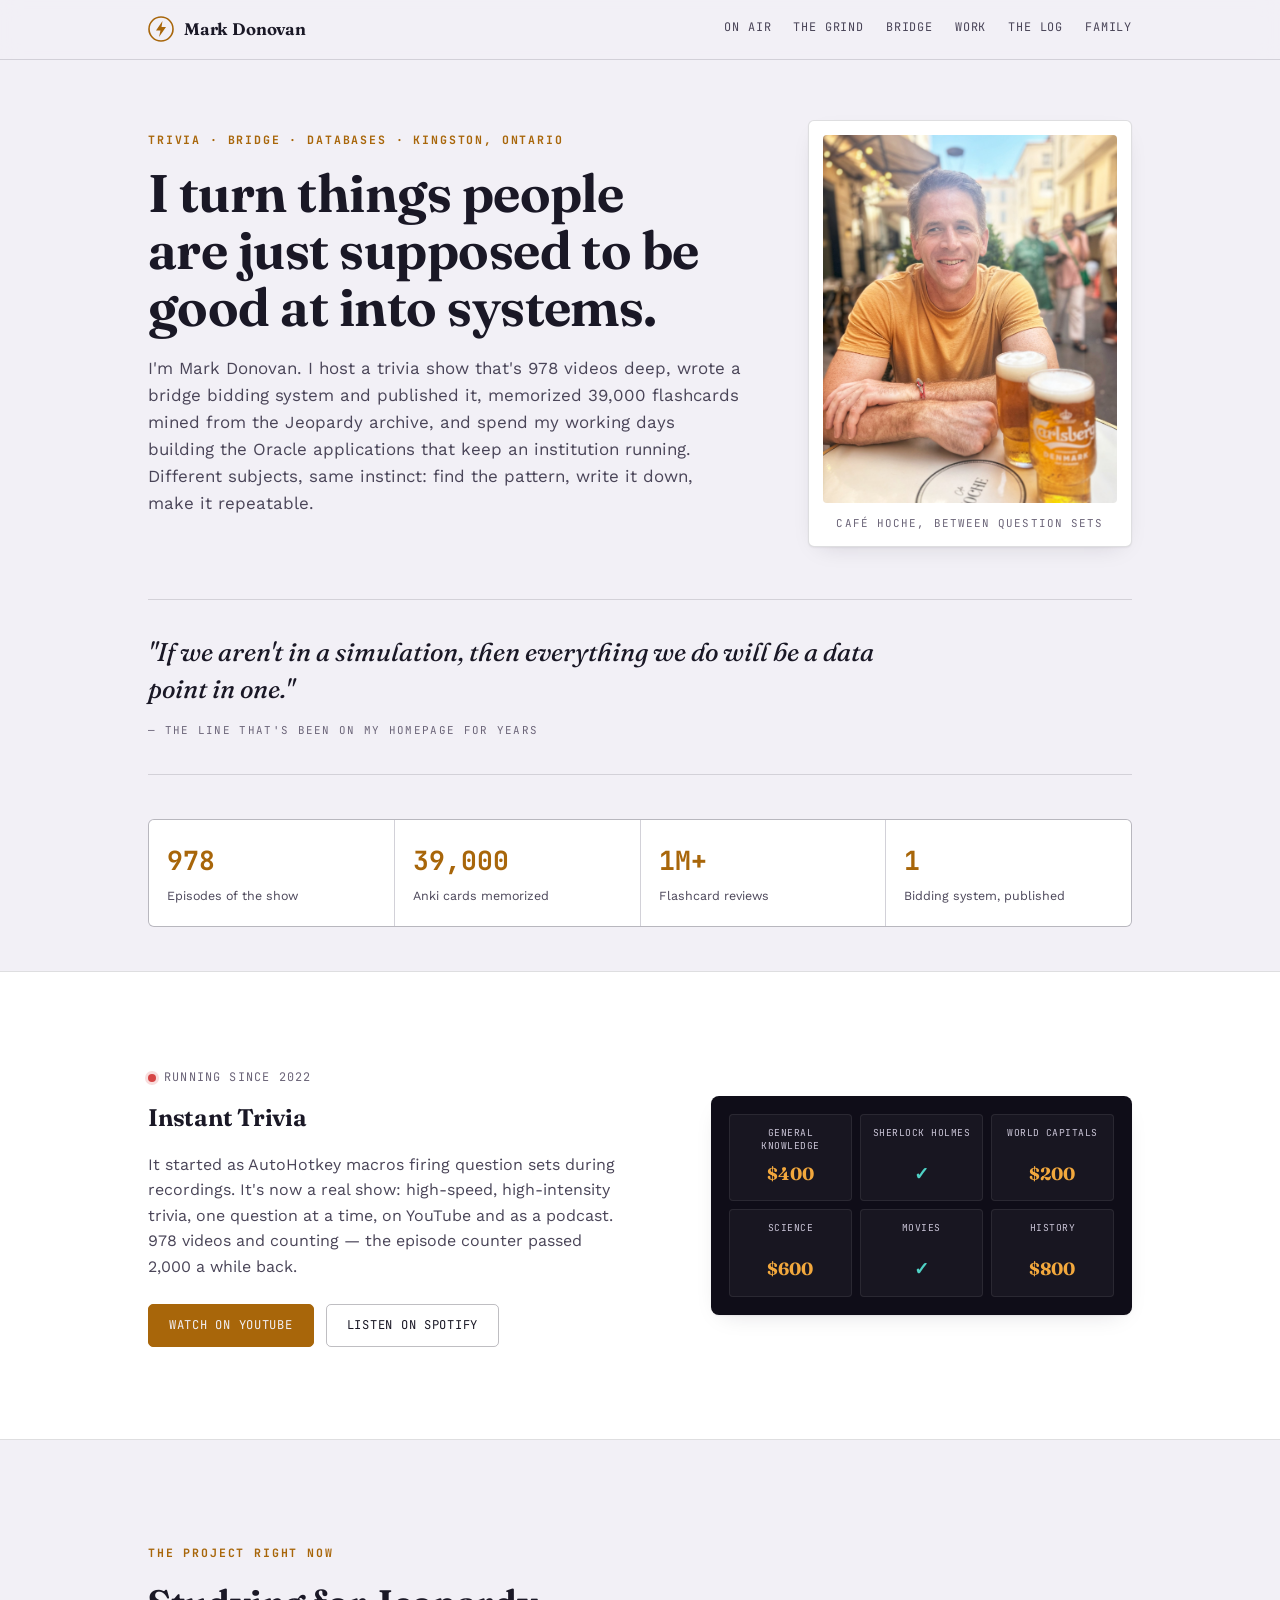
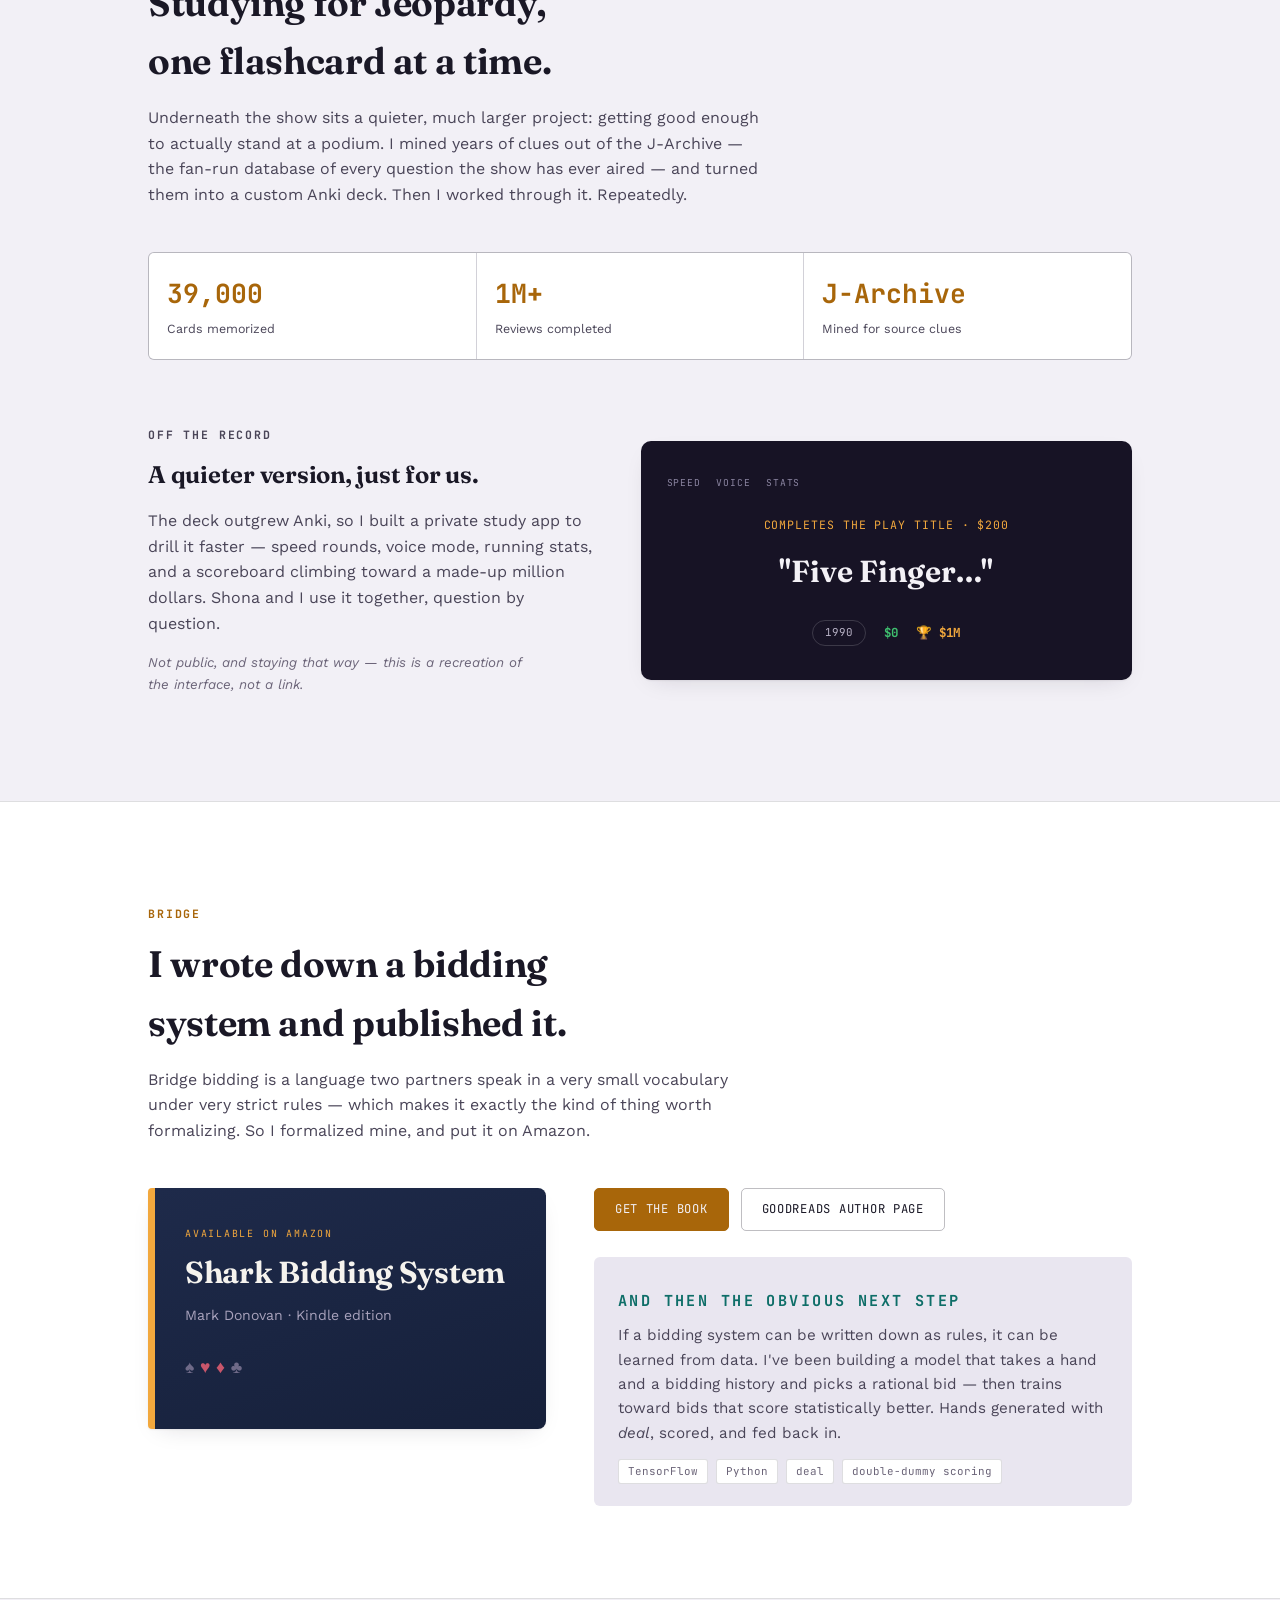
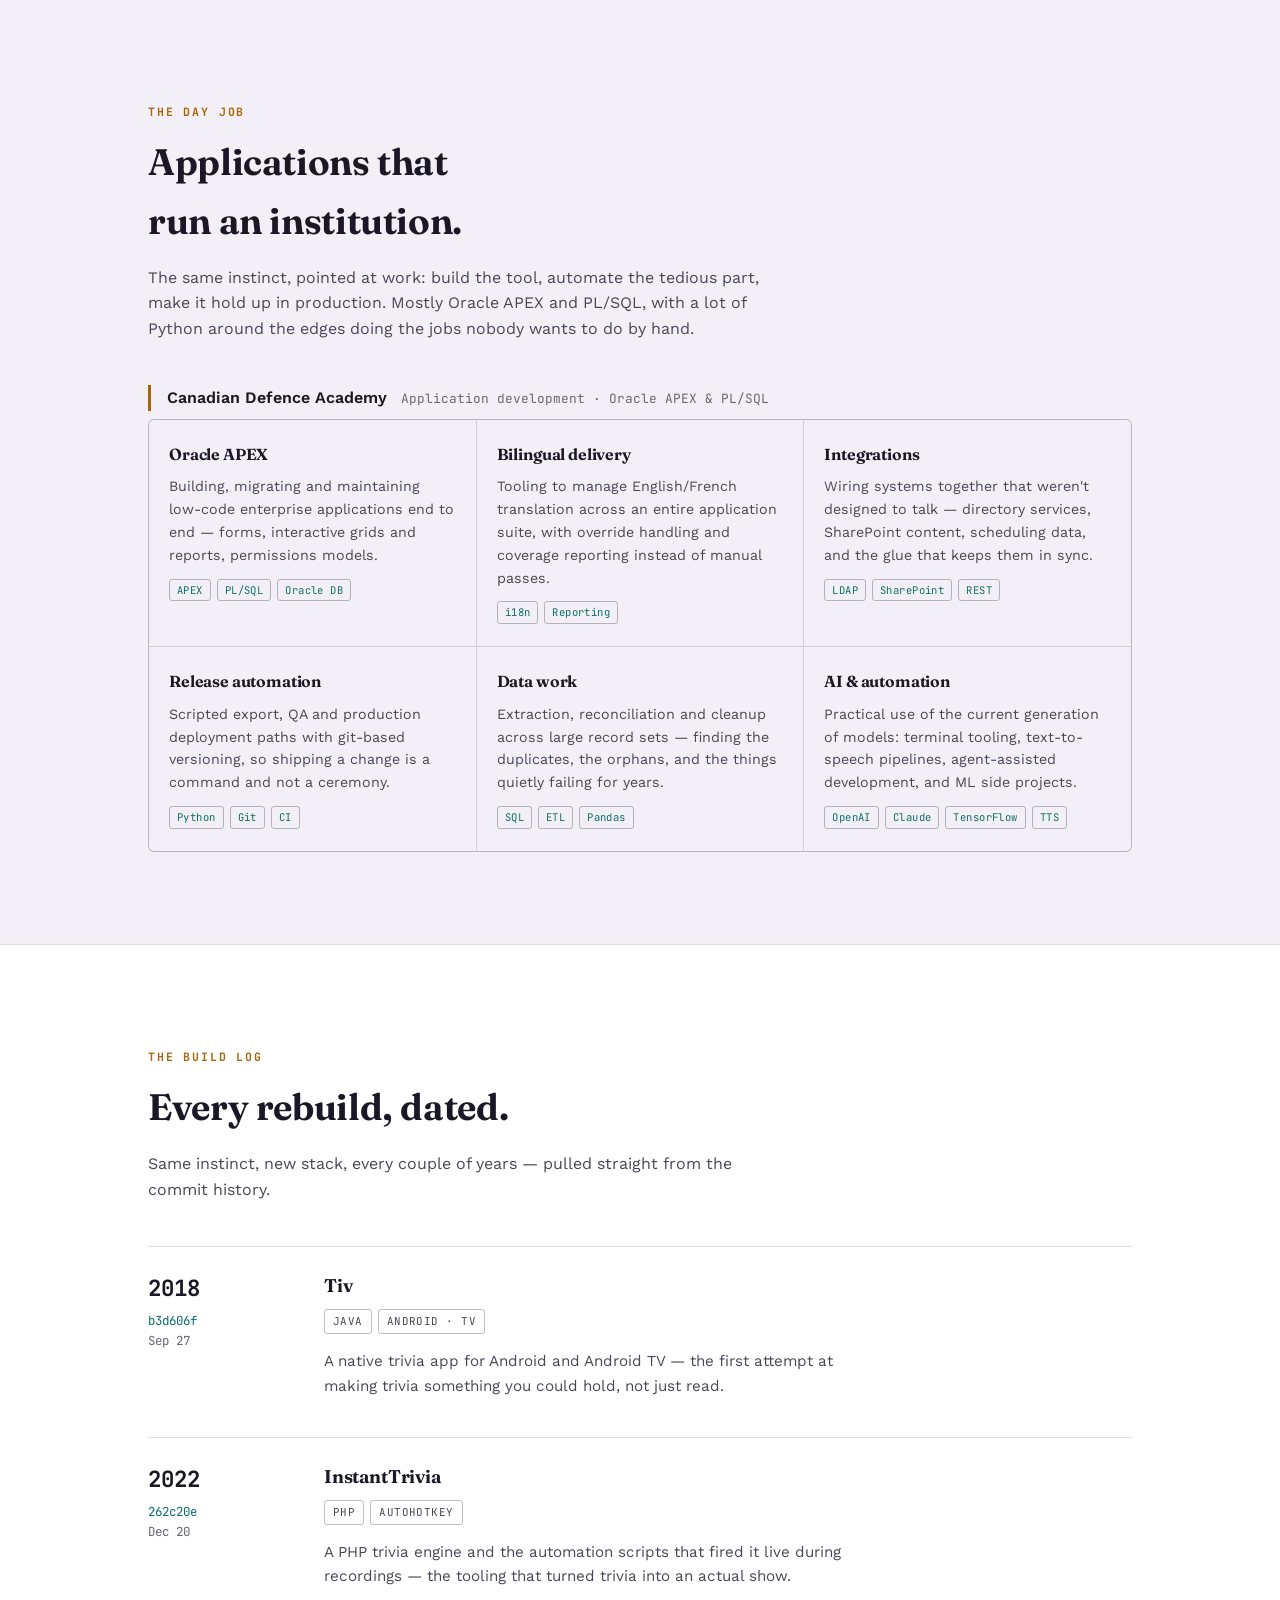
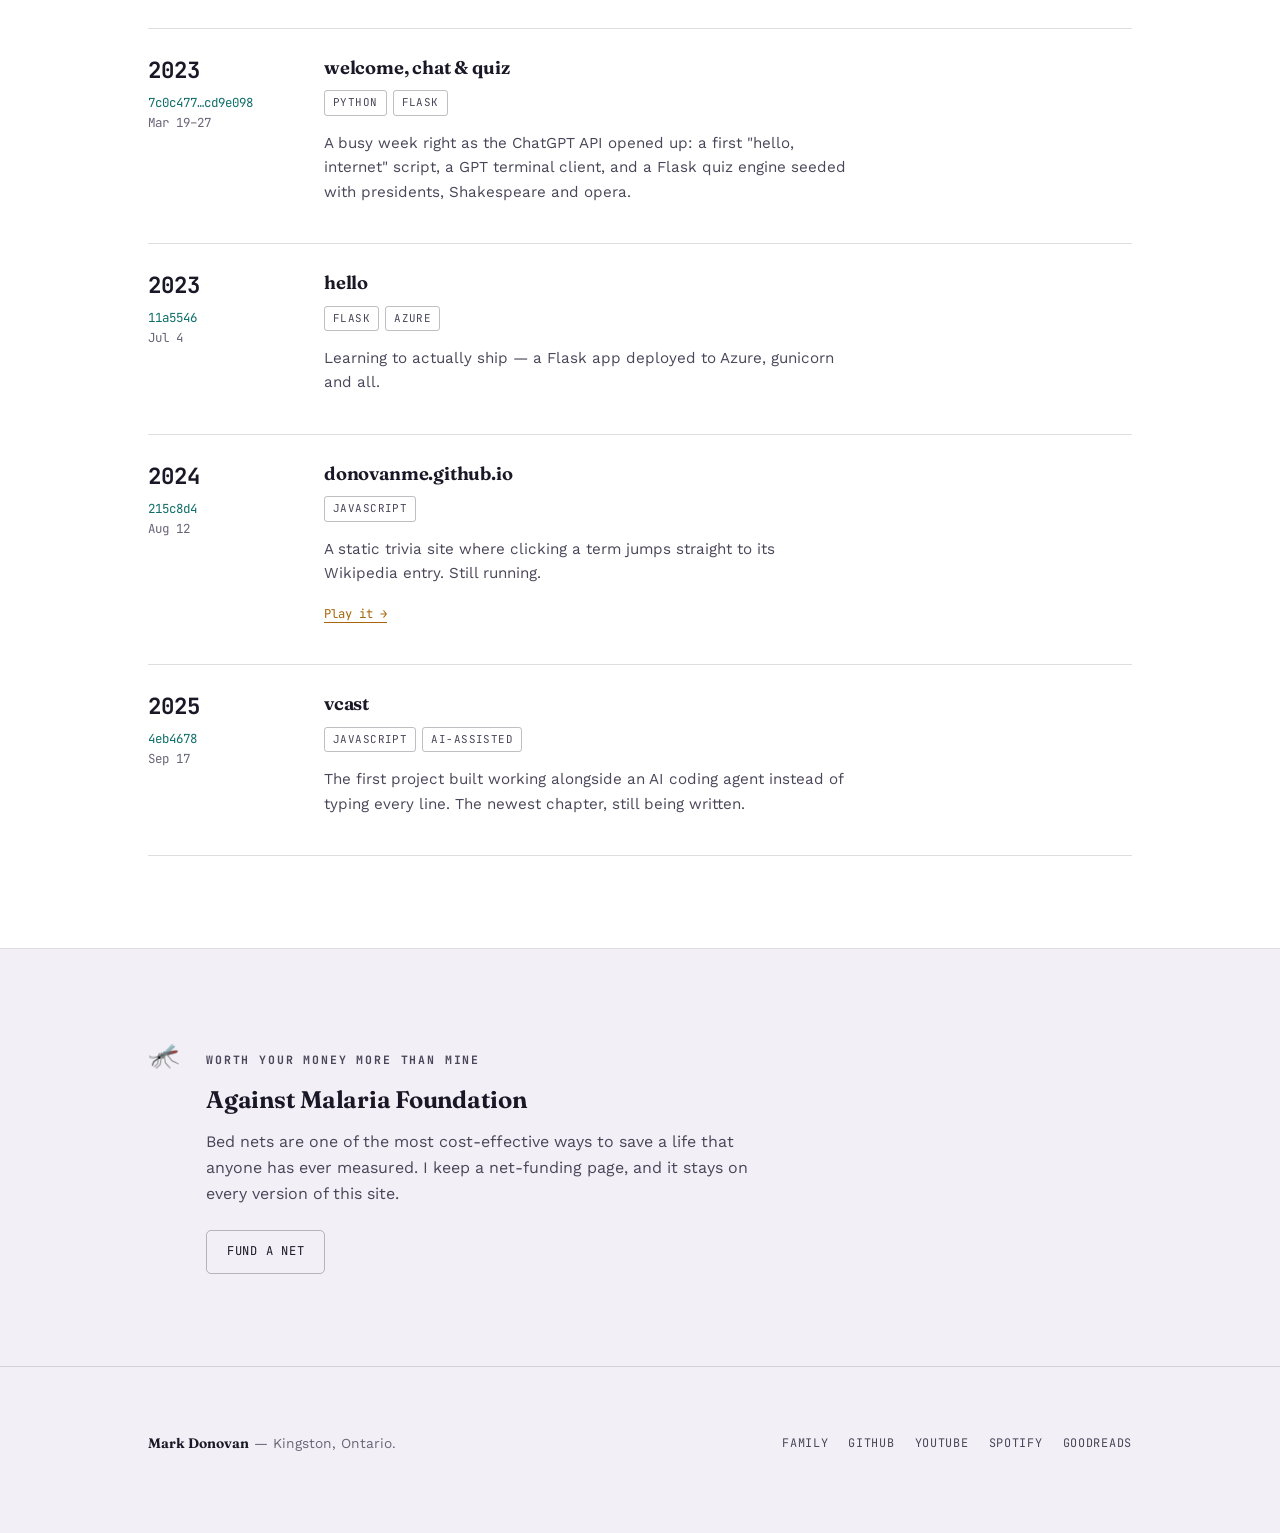
<file: index.html>
<!doctype html>
<title>The Trivia Log</title>
<meta name="description" content="Mark Donovan — trivia show host, bridge author, Jeopardy student, and Oracle APEX developer.">
<link rel="preconnect" href="https://fonts.googleapis.com">
<link rel="preconnect" href="https://fonts.gstatic.com" crossorigin>
<link href="https://fonts.googleapis.com/css2?family=Fraunces:ital,opsz,wght@0,9..144,340;0,9..144,440;0,9..144,560;0,9..144,650;0,9..144,860;1,9..144,440&family=Work+Sans:wght@400;500;600&family=JetBrains+Mono:wght@400;500;700&display=swap" rel="stylesheet">
<style>
  :root{
    --ink:#1A1826;
    --ink-soft:#4A4558;
    --paper:#F2F0F6;
    --surface:#FFFFFF;
    --surface-2:#E9E6F0;
    --amber:#A8660A;
    --teal:#0E6E68;
    --green:#1B8E48;
    --slate:#6B6478;
    --border: rgba(26,24,38,0.14);
    --border-strong: rgba(26,24,38,0.28);
    --shadow: 0 1px 2px rgba(26,24,38,0.06), 0 8px 24px -12px rgba(26,24,38,0.18);
  }
  @media (prefers-color-scheme: dark){
    :root:not([data-theme="light"]){
      --ink:#EDEAE3; --ink-soft:#B9B3C7; --paper:#151320; --surface:#1E1B2B; --surface-2:#262238;
      --amber:#F2A83D; --teal:#4FD1C5; --green:#3FBF6F; --slate:#9992A8;
      --border: rgba(237,234,227,0.12); --border-strong: rgba(237,234,227,0.24);
      --shadow: 0 1px 2px rgba(0,0,0,0.3), 0 12px 32px -14px rgba(0,0,0,0.6);
    }
  }
  :root[data-theme="dark"]{
    --ink:#EDEAE3; --ink-soft:#B9B3C7; --paper:#151320; --surface:#1E1B2B; --surface-2:#262238;
    --amber:#F2A83D; --teal:#4FD1C5; --green:#3FBF6F; --slate:#9992A8;
    --border: rgba(237,234,227,0.12); --border-strong: rgba(237,234,227,0.24);
    --shadow: 0 1px 2px rgba(0,0,0,0.3), 0 12px 32px -14px rgba(0,0,0,0.6);
  }

  *{box-sizing:border-box;}
  html{scroll-behavior:smooth;}
  body{
    margin:0; background:var(--paper); color:var(--ink);
    font-family:'Work Sans', -apple-system, BlinkMacSystemFont, sans-serif;
    font-size:16px; line-height:1.6; -webkit-font-smoothing:antialiased;
  }
  h1,h2,h3{font-family:'Fraunces', Georgia, serif; font-weight:650; letter-spacing:-0.01em; text-wrap:balance; margin:0;}
  a{color:inherit;}
  a:focus-visible, button:focus-visible{outline:2px solid var(--amber); outline-offset:3px;}
  .eyebrow{
    font-family:'JetBrains Mono', monospace; font-size:0.72rem; letter-spacing:0.16em;
    text-transform:uppercase; color:var(--amber); font-weight:700;
  }
  .wrap{max-width:1040px; margin:0 auto; padding:0 28px;}
  section{padding:92px 0;}
  @media (max-width:640px){ section{padding:60px 0;} .wrap{padding:0 20px;} }

  /* ---------- NAV ---------- */
  header.site-nav{
    position:sticky; top:0; z-index:20;
    background:color-mix(in srgb, var(--paper) 88%, transparent);
    backdrop-filter:blur(10px); border-bottom:1px solid var(--border);
  }
  .nav-row{display:flex; align-items:center; justify-content:space-between; padding:16px 28px; max-width:1040px; margin:0 auto; gap:20px;}
  .brand{display:flex; align-items:center; gap:10px; text-decoration:none; flex-shrink:0;}
  .brand-name{font-family:'Fraunces', serif; font-weight:650; font-size:1.05rem; letter-spacing:-0.01em;}
  nav.links{display:flex; gap:22px; flex-wrap:wrap;}
  nav.links a{
    font-family:'JetBrains Mono', monospace; font-size:0.74rem; letter-spacing:0.07em;
    text-transform:uppercase; text-decoration:none; color:var(--ink-soft);
    border-bottom:1px solid transparent; padding-bottom:3px; white-space:nowrap;
  }
  nav.links a:hover{color:var(--amber); border-color:var(--amber);}
  @media (max-width:780px){ nav.links{display:none;} }

  /* ---------- HERO ---------- */
  .hero{padding-top:60px; padding-bottom:44px;}
  .hero-grid{display:grid; grid-template-columns:1.5fr 0.8fr; gap:52px; align-items:start;}
  @media (max-width:800px){ .hero-grid{grid-template-columns:1fr;} }
  .hero h1{font-size:clamp(2.1rem, 4.6vw, 3.3rem); line-height:1.08; margin-top:14px;}
  .hero .lede{font-size:1.06rem; color:var(--ink-soft); max-width:54ch; margin-top:20px;}
  .avatar-frame{background:var(--surface); border:1px solid var(--border); border-radius:6px; padding:14px; box-shadow:var(--shadow); text-align:center;}
  .avatar-frame img{width:100%; border-radius:4px; display:block; object-fit:cover; aspect-ratio:4/5;}
  .avatar-frame .cap{font-family:'JetBrains Mono', monospace; font-size:0.68rem; letter-spacing:0.1em; text-transform:uppercase; color:var(--slate); margin-top:12px; display:block;}

  /* epigraph */
  .epigraph{border-top:1px solid var(--border); border-bottom:1px solid var(--border); padding:34px 0; margin-top:52px;}
  .epigraph p{
    font-family:'Fraunces', serif; font-style:italic; font-weight:440;
    font-size:clamp(1.15rem, 2.3vw, 1.6rem); line-height:1.45; color:var(--ink);
    margin:0; max-width:44ch;
  }
  .epigraph .attrib{font-family:'JetBrains Mono', monospace; font-size:0.68rem; letter-spacing:0.12em; text-transform:uppercase; color:var(--slate); margin-top:14px; display:block; font-style:normal;}

  .stat-strip{display:grid; grid-template-columns:repeat(4,1fr); gap:1px; background:var(--border); border:1px solid var(--border); border-radius:6px; overflow:hidden; margin-top:44px;}
  .stat{background:var(--surface); padding:20px 18px;}
  .stat .num{font-family:'JetBrains Mono', monospace; font-weight:700; font-size:1.65rem; color:var(--amber); font-variant-numeric:tabular-nums; display:block;}
  .stat .label{font-size:0.78rem; color:var(--ink-soft); margin-top:4px; display:block;}
  @media (max-width:640px){ .stat-strip{grid-template-columns:repeat(2,1fr);} }

  /* ---------- shared section heads ---------- */
  .sec-head{max-width:62ch; margin-bottom:44px;}
  .sec-head h2{font-size:clamp(1.7rem, 3.2vw, 2.3rem); margin-top:10px;}
  .sec-head .dek{color:var(--ink-soft); margin-top:14px; font-size:1rem;}

  .btn-row{display:flex; gap:12px; margin-top:24px; flex-wrap:wrap;}
  .btn{
    display:inline-flex; align-items:center; gap:8px; padding:11px 20px; border-radius:5px;
    text-decoration:none; font-family:'JetBrains Mono', monospace; font-size:0.76rem;
    letter-spacing:0.06em; text-transform:uppercase; border:1px solid var(--border-strong);
    transition:transform .15s ease, border-color .15s ease;
  }
  .btn:hover{transform:translateY(-1px); border-color:var(--amber);}
  .btn.primary{background:var(--amber); color:var(--paper); border-color:var(--amber);}
  .btn.primary:hover{background:var(--teal); border-color:var(--teal);}

  .alt{background:var(--surface); border-top:1px solid var(--border); border-bottom:1px solid var(--border);}

  /* ---------- ON AIR ---------- */
  .onair-grid{display:grid; grid-template-columns:1.1fr 0.9fr; gap:48px; align-items:center;}
  @media (max-width:800px){ .onair-grid{grid-template-columns:1fr;} }
  .live-dot{display:inline-flex; align-items:center; gap:8px; font-family:'JetBrains Mono', monospace; font-size:0.74rem; letter-spacing:0.1em; text-transform:uppercase; color:var(--slate); margin-bottom:12px;}
  .live-dot::before{content:''; width:8px; height:8px; border-radius:50%; background:#D64545; box-shadow:0 0 0 3px rgba(214,69,69,0.18); animation:pulse 2.2s ease-in-out infinite;}
  @media (prefers-reduced-motion: reduce){ .live-dot::before{animation:none;} }
  @keyframes pulse{0%,100%{opacity:1;}50%{opacity:0.4;}}
  .board{background:#0F0D18; border-radius:8px; padding:18px; box-shadow:var(--shadow); display:grid; grid-template-columns:repeat(3,1fr); gap:8px;}
  .board .cat{background:rgba(255,255,255,0.04); border:1px solid rgba(255,255,255,0.08); border-radius:4px; padding:12px 8px; text-align:center;}
  .board .cat .name{font-family:'JetBrains Mono', monospace; font-size:0.6rem; letter-spacing:0.05em; text-transform:uppercase; color:#C9C4D6; line-height:1.3; display:block; min-height:2.6em;}
  .board .cat .val{font-family:'Fraunces', serif; font-weight:700; color:#F2A83D; font-size:1.1rem; margin-top:8px; display:block;}
  .board .cat.done .val{color:#4FD1C5;}

  /* ---------- BRIDGE ---------- */
  .bridge-grid{display:grid; grid-template-columns:0.85fr 1.15fr; gap:48px; align-items:start;}
  @media (max-width:800px){ .bridge-grid{grid-template-columns:1fr;} }
  .book{
    background:linear-gradient(160deg, #1E2A4A, #16203A);
    border-radius:4px 8px 8px 4px; padding:38px 30px 30px;
    box-shadow:var(--shadow); position:relative; overflow:hidden;
    border-left:7px solid #F2A83D;
  }
  .book .kicker{font-family:'JetBrains Mono', monospace; font-size:0.62rem; letter-spacing:0.18em; text-transform:uppercase; color:#F2A83D; display:block;}
  .book h3{font-family:'Fraunces', serif; font-size:1.9rem; color:#F5F3EE; line-height:1.15; margin-top:14px;}
  .book .byline{font-family:'Work Sans', sans-serif; font-size:0.88rem; color:#A8A2BC; margin-top:14px;}
  .book .suits{margin-top:26px; font-size:1.1rem; letter-spacing:0.32em; color:#6F6A88;}
  .book .suits .red{color:#C9566B;}

  .proj-note{background:var(--surface-2); border-radius:6px; padding:22px 24px; margin-top:26px;}
  .proj-note .eyebrow{color:var(--teal);}
  .proj-note p{margin:10px 0 0; color:var(--ink-soft); font-size:0.95rem; max-width:58ch;}
  .proj-note .stack{margin-top:14px; display:flex; gap:8px; flex-wrap:wrap;}
  .proj-note .stack span{font-family:'JetBrains Mono', monospace; font-size:0.68rem; color:var(--slate); background:var(--surface); padding:3px 9px; border-radius:3px; border:1px solid var(--border);}

  /* ---------- WORK / SKILLS ---------- */
  .skills{display:grid; grid-template-columns:repeat(3,1fr); gap:1px; background:var(--border); border:1px solid var(--border); border-radius:6px; overflow:hidden; margin-top:8px;}
  @media (max-width:820px){ .skills{grid-template-columns:repeat(2,1fr);} }
  @media (max-width:520px){ .skills{grid-template-columns:1fr;} }
  .skill{background:var(--paper); padding:22px 20px;}
  .skill h3{font-size:1rem; font-weight:650;}
  .skill p{margin:8px 0 0; font-size:0.89rem; color:var(--ink-soft);}
  .skill .tags{margin-top:12px; display:flex; gap:6px; flex-wrap:wrap;}
  .skill .tags span{font-family:'JetBrains Mono', monospace; font-size:0.66rem; letter-spacing:0.04em; color:var(--teal); border:1px solid var(--border-strong); border-radius:3px; padding:2px 7px;}
  .role-line{
    display:flex; align-items:baseline; gap:14px; flex-wrap:wrap;
    font-family:'JetBrains Mono', monospace; font-size:0.8rem; color:var(--slate);
    border-left:3px solid var(--amber); padding-left:16px; margin-top:26px;
  }
  .role-line strong{font-family:'Work Sans', sans-serif; font-size:1rem; color:var(--ink); font-weight:600;}

  /* ---------- LOG ---------- */
  .log-entry{display:grid; grid-template-columns:150px 1fr; gap:26px; padding:24px 0; border-top:1px solid var(--border);}
  .log-entry:last-of-type{border-bottom:1px solid var(--border);}
  @media (max-width:640px){ .log-entry{grid-template-columns:1fr; gap:8px;} }
  .log-meta{font-family:'JetBrains Mono', monospace; font-size:0.78rem; color:var(--slate);}
  .log-meta .year{display:block; font-size:1.4rem; color:var(--ink); font-weight:700;}
  .log-meta .hash{display:block; margin-top:4px; color:var(--teal);}
  .log-card h3{font-size:1.15rem; font-weight:650;}
  .log-card .chips{margin:8px 0 10px; display:flex; gap:6px; flex-wrap:wrap;}
  .chip{font-family:'JetBrains Mono', monospace; font-size:0.68rem; letter-spacing:0.04em; text-transform:uppercase; padding:3px 8px; border:1px solid var(--border-strong); border-radius:3px; color:var(--ink-soft);}
  .log-card p{color:var(--ink-soft); font-size:0.95rem; max-width:58ch;}
  .log-card a.visit{font-family:'JetBrains Mono', monospace; font-size:0.76rem; color:var(--amber); text-decoration:none; border-bottom:1px solid var(--amber);}

  /* ---------- GRIND ---------- */
  .otr-grid{display:grid; grid-template-columns:0.95fr 1.05fr; gap:48px; align-items:center; margin-top:52px;}
  @media (max-width:800px){ .otr-grid{grid-template-columns:1fr;} }
  .otr-grid h3{font-size:1.5rem;}
  .otr-grid p{color:var(--ink-soft); margin-top:14px; max-width:48ch;}
  .otr-grid .note{margin-top:14px; font-size:0.84rem; color:var(--slate); font-style:italic;}
  .clue-card{background:#171325; border-radius:10px; padding:34px 26px; box-shadow:var(--shadow);}
  .clue-card .toolbar{display:flex; gap:16px; margin-bottom:26px;}
  .clue-card .toolbar span{font-family:'JetBrains Mono', monospace; font-size:0.6rem; letter-spacing:0.08em; color:#8A84A0; text-transform:uppercase;}
  .clue-card .label{font-family:'JetBrains Mono', monospace; font-size:0.72rem; letter-spacing:0.08em; text-transform:uppercase; color:#F2A83D; text-align:center; display:block;}
  .clue-card .clue{font-family:'Fraunces', serif; font-weight:650; font-size:clamp(1.4rem,3vw,1.9rem); color:#F3F1F6; text-align:center; margin:18px 0 30px; line-height:1.25;}
  .clue-card .footer-row{display:flex; align-items:center; justify-content:center; gap:18px;}
  .clue-card .pill{font-family:'JetBrains Mono', monospace; font-size:0.68rem; color:#B9B3C7; border:1px solid rgba(255,255,255,0.16); padding:3px 12px; border-radius:20px;}
  .clue-card .score{font-family:'JetBrains Mono', monospace; font-size:0.78rem; color:#3FBF6F; font-weight:700;}
  .clue-card .target{font-family:'JetBrains Mono', monospace; font-size:0.78rem; color:#F2A83D; font-weight:700;}

  /* ---------- GIVING ---------- */
  .giving{display:flex; gap:26px; align-items:flex-start; flex-wrap:wrap;}
  .giving .mark{font-size:1.6rem; line-height:1; margin-top:2px;}
  .giving div{flex:1; min-width:260px;}
  .giving p{color:var(--ink-soft); margin-top:10px; max-width:56ch;}

  /* ---------- FOOTER ---------- */
  footer{padding:52px 0 64px; border-top:1px solid var(--border);}
  .footer-row{display:flex; justify-content:space-between; align-items:center; flex-wrap:wrap; gap:16px;}
  .footer-links{display:flex; gap:20px; flex-wrap:wrap;}
  .footer-links a{font-family:'JetBrains Mono', monospace; font-size:0.74rem; letter-spacing:0.06em; text-transform:uppercase; text-decoration:none; color:var(--ink-soft); border-bottom:1px solid transparent;}
  .footer-links a:hover{color:var(--amber); border-color:var(--amber);}
  footer .sign{font-size:0.86rem; color:var(--slate);}
  footer .sign strong{color:var(--ink); font-family:'Fraunces', serif; font-weight:650;}
</style>

<header class="site-nav">
  <div class="nav-row">
    <a class="brand" href="#top">
      <svg width="26" height="26" viewBox="0 0 26 26" fill="none">
        <circle cx="13" cy="13" r="12" stroke="var(--amber)" stroke-width="1.6"/>
        <path d="M14.5 5 L8 14.5 H12.5 L11 21 L18 11 H13.5 Z" fill="var(--amber)"/>
      </svg>
      <span class="brand-name">Mark Donovan</span>
    </a>
    <nav class="links">
      <a href="#onair">On Air</a>
      <a href="#study">The Grind</a>
      <a href="#bridge">Bridge</a>
      <a href="#work">Work</a>
      <a href="#log">The Log</a>
      <a href="family.html">Family</a>
    </nav>
  </div>
</header>

<main id="top">

  <!-- HERO -->
  <section class="hero">
    <div class="wrap hero-grid">
      <div>
        <p class="eyebrow">Trivia · Bridge · Databases · Kingston, Ontario</p>
        <h1>I turn things people are just supposed to be good at into systems.</h1>
        <p class="lede">I'm Mark Donovan. I host a trivia show that's 978 videos deep, wrote a bridge bidding system and published it, memorized 39,000 flashcards mined from the Jeopardy archive, and spend my working days building the Oracle applications that keep an institution running. Different subjects, same instinct: find the pattern, write it down, make it repeatable.</p>
      </div>
      <div class="avatar-frame">
        <img src="images/hero-mark.jpg" alt="Mark Donovan smiling at a café table on a sunny street">
        <span class="cap">Café Hoche, between question sets</span>
      </div>
    </div>

    <div class="wrap">
      <div class="epigraph">
        <p>"If we aren't in a simulation, then everything we do will be a data point in one."</p>
        <span class="attrib">— the line that's been on my homepage for years</span>
      </div>
    </div>

    <div class="wrap">
      <div class="stat-strip">
        <div class="stat"><span class="num">978</span><span class="label">Episodes of the show</span></div>
        <div class="stat"><span class="num">39,000</span><span class="label">Anki cards memorized</span></div>
        <div class="stat"><span class="num">1M+</span><span class="label">Flashcard reviews</span></div>
        <div class="stat"><span class="num">1</span><span class="label">Bidding system, published</span></div>
      </div>
    </div>
  </section>

  <!-- ON AIR -->
  <section class="alt" id="onair">
    <div class="wrap onair-grid">
      <div>
        <span class="live-dot">Running since 2022</span>
        <h2>Instant Trivia</h2>
        <p style="color:var(--ink-soft); margin-top:14px; max-width:48ch;">It started as AutoHotkey macros firing question sets during recordings. It's now a real show: high-speed, high-intensity trivia, one question at a time, on YouTube and as a podcast. 978 videos and counting — the episode counter passed 2,000 a while back.</p>
        <div class="btn-row">
          <a class="btn primary" href="https://www.youtube.com/@playinstanttriva" target="_blank" rel="noopener">Watch on YouTube</a>
          <a class="btn" href="https://open.spotify.com/show/5yZlvpnkiWKWWwVDZCnXO2" target="_blank" rel="noopener">Listen on Spotify</a>
        </div>
      </div>
      <div class="board" aria-hidden="true">
        <div class="cat"><span class="name">General Knowledge</span><span class="val">$400</span></div>
        <div class="cat done"><span class="name">Sherlock Holmes</span><span class="val">✓</span></div>
        <div class="cat"><span class="name">World Capitals</span><span class="val">$200</span></div>
        <div class="cat"><span class="name">Science</span><span class="val">$600</span></div>
        <div class="cat done"><span class="name">Movies</span><span class="val">✓</span></div>
        <div class="cat"><span class="name">History</span><span class="val">$800</span></div>
      </div>
    </div>
  </section>

  <!-- THE GRIND -->
  <section id="study">
    <div class="wrap">
      <div class="sec-head">
        <p class="eyebrow">The project right now</p>
        <h2>Studying for Jeopardy, one flashcard at a time.</h2>
        <p class="dek">Underneath the show sits a quieter, much larger project: getting good enough to actually stand at a podium. I mined years of clues out of the J-Archive — the fan-run database of every question the show has ever aired — and turned them into a custom Anki deck. Then I worked through it. Repeatedly.</p>
      </div>

      <div class="stat-strip" style="grid-template-columns:repeat(3,1fr); margin-top:0;">
        <div class="stat"><span class="num">39,000</span><span class="label">Cards memorized</span></div>
        <div class="stat"><span class="num">1M+</span><span class="label">Reviews completed</span></div>
        <div class="stat"><span class="num">J-Archive</span><span class="label">Mined for source clues</span></div>
      </div>

      <div class="otr-grid">
        <div>
          <p class="eyebrow">Off the record</p>
          <h3>A quieter version, just for us.</h3>
          <p>The deck outgrew Anki, so I built a private study app to drill it faster — speed rounds, voice mode, running stats, and a scoreboard climbing toward a made-up million dollars. Shona and I use it together, question by question.</p>
          <p class="note">Not public, and staying that way — this is a recreation of the interface, not a link.</p>
        </div>
        <div class="clue-card">
          <div class="toolbar"><span>Speed</span><span>Voice</span><span>Stats</span></div>
          <span class="label">Completes the Play Title · $200</span>
          <div class="clue">"Five Finger…"</div>
          <div class="footer-row">
            <span class="pill">1990</span>
            <span class="score">$0</span>
            <span class="target">🏆 $1M</span>
          </div>
        </div>
      </div>
    </div>
  </section>

  <!-- BRIDGE -->
  <section class="alt" id="bridge">
    <div class="wrap">
      <div class="sec-head">
        <p class="eyebrow">Bridge</p>
        <h2>I wrote down a bidding system and published it.</h2>
        <p class="dek">Bridge bidding is a language two partners speak in a very small vocabulary under very strict rules — which makes it exactly the kind of thing worth formalizing. So I formalized mine, and put it on Amazon.</p>
      </div>

      <div class="bridge-grid">
        <div class="book">
          <span class="kicker">Available on Amazon</span>
          <h3>Shark Bidding System</h3>
          <p class="byline">Mark Donovan · Kindle edition</p>
          <p class="suits"><span>♠</span><span class="red">♥</span><span class="red">♦</span><span>♣</span></p>
        </div>

        <div>
          <div class="btn-row" style="margin-top:0;">
            <a class="btn primary" href="https://www.amazon.ca/Shark-Bidding-System-Mark-Donovan-ebook/dp/B006JPX8HC" target="_blank" rel="noopener">Get the book</a>
            <a class="btn" href="https://www.goodreads.com/author/show/16914157.Mark_Donovan" target="_blank" rel="noopener">Goodreads author page</a>
          </div>

          <div class="proj-note">
            <p class="eyebrow">And then the obvious next step</p>
            <p>If a bidding system can be written down as rules, it can be learned from data. I've been building a model that takes a hand and a bidding history and picks a rational bid — then trains toward bids that score statistically better. Hands generated with <em>deal</em>, scored, and fed back in.</p>
            <div class="stack">
              <span>TensorFlow</span><span>Python</span><span>deal</span><span>double-dummy scoring</span>
            </div>
          </div>
        </div>
      </div>
    </div>
  </section>

  <!-- WORK -->
  <section id="work">
    <div class="wrap">
      <div class="sec-head">
        <p class="eyebrow">The day job</p>
        <h2>Applications that run an institution.</h2>
        <p class="dek">The same instinct, pointed at work: build the tool, automate the tedious part, make it hold up in production. Mostly Oracle APEX and PL/SQL, with a lot of Python around the edges doing the jobs nobody wants to do by hand.</p>
      </div>

      <div class="role-line">
        <strong>Canadian Defence Academy</strong>
        <span>Application development · Oracle APEX &amp; PL/SQL</span>
      </div>

      <div class="skills">
        <div class="skill">
          <h3>Oracle APEX</h3>
          <p>Building, migrating and maintaining low-code enterprise applications end to end — forms, interactive grids and reports, permissions models.</p>
          <div class="tags"><span>APEX</span><span>PL/SQL</span><span>Oracle DB</span></div>
        </div>
        <div class="skill">
          <h3>Bilingual delivery</h3>
          <p>Tooling to manage English/French translation across an entire application suite, with override handling and coverage reporting instead of manual passes.</p>
          <div class="tags"><span>i18n</span><span>Reporting</span></div>
        </div>
        <div class="skill">
          <h3>Integrations</h3>
          <p>Wiring systems together that weren't designed to talk — directory services, SharePoint content, scheduling data, and the glue that keeps them in sync.</p>
          <div class="tags"><span>LDAP</span><span>SharePoint</span><span>REST</span></div>
        </div>
        <div class="skill">
          <h3>Release automation</h3>
          <p>Scripted export, QA and production deployment paths with git-based versioning, so shipping a change is a command and not a ceremony.</p>
          <div class="tags"><span>Python</span><span>Git</span><span>CI</span></div>
        </div>
        <div class="skill">
          <h3>Data work</h3>
          <p>Extraction, reconciliation and cleanup across large record sets — finding the duplicates, the orphans, and the things quietly failing for years.</p>
          <div class="tags"><span>SQL</span><span>ETL</span><span>Pandas</span></div>
        </div>
        <div class="skill">
          <h3>AI &amp; automation</h3>
          <p>Practical use of the current generation of models: terminal tooling, text-to-speech pipelines, agent-assisted development, and ML side projects.</p>
          <div class="tags"><span>OpenAI</span><span>Claude</span><span>TensorFlow</span><span>TTS</span></div>
        </div>
      </div>
    </div>
  </section>

  <!-- THE LOG -->
  <section class="alt" id="log">
    <div class="wrap">
      <div class="sec-head">
        <p class="eyebrow">The build log</p>
        <h2>Every rebuild, dated.</h2>
        <p class="dek">Same instinct, new stack, every couple of years — pulled straight from the commit history.</p>
      </div>

      <div class="log-entry">
        <div class="log-meta"><span class="year">2018</span><span class="hash">b3d606f</span><span>Sep 27</span></div>
        <div class="log-card">
          <h3>Tiv</h3>
          <div class="chips"><span class="chip">Java</span><span class="chip">Android · TV</span></div>
          <p>A native trivia app for Android and Android TV — the first attempt at making trivia something you could hold, not just read.</p>
        </div>
      </div>

      <div class="log-entry">
        <div class="log-meta"><span class="year">2022</span><span class="hash">262c20e</span><span>Dec 20</span></div>
        <div class="log-card">
          <h3>InstantTrivia</h3>
          <div class="chips"><span class="chip">PHP</span><span class="chip">AutoHotkey</span></div>
          <p>A PHP trivia engine and the automation scripts that fired it live during recordings — the tooling that turned trivia into an actual show.</p>
        </div>
      </div>

      <div class="log-entry">
        <div class="log-meta"><span class="year">2023</span><span class="hash">7c0c477…cd9e098</span><span>Mar 19–27</span></div>
        <div class="log-card">
          <h3>welcome, chat &amp; quiz</h3>
          <div class="chips"><span class="chip">Python</span><span class="chip">Flask</span></div>
          <p>A busy week right as the ChatGPT API opened up: a first "hello, internet" script, a GPT terminal client, and a Flask quiz engine seeded with presidents, Shakespeare and opera.</p>
        </div>
      </div>

      <div class="log-entry">
        <div class="log-meta"><span class="year">2023</span><span class="hash">11a5546</span><span>Jul 4</span></div>
        <div class="log-card">
          <h3>hello</h3>
          <div class="chips"><span class="chip">Flask</span><span class="chip">Azure</span></div>
          <p>Learning to actually ship — a Flask app deployed to Azure, gunicorn and all.</p>
        </div>
      </div>

      <div class="log-entry">
        <div class="log-meta"><span class="year">2024</span><span class="hash">215c8d4</span><span>Aug 12</span></div>
        <div class="log-card">
          <h3>donovanme.github.io</h3>
          <div class="chips"><span class="chip">JavaScript</span></div>
          <p>A static trivia site where clicking a term jumps straight to its Wikipedia entry. Still running.</p>
          <p><a class="visit" href="https://donovanme.github.io/trivia/" target="_blank" rel="noopener">Play it →</a></p>
        </div>
      </div>

      <div class="log-entry">
        <div class="log-meta"><span class="year">2025</span><span class="hash">4eb4678</span><span>Sep 17</span></div>
        <div class="log-card">
          <h3>vcast</h3>
          <div class="chips"><span class="chip">JavaScript</span><span class="chip">AI-assisted</span></div>
          <p>The first project built working alongside an AI coding agent instead of typing every line. The newest chapter, still being written.</p>
        </div>
      </div>
    </div>
  </section>

  <!-- GIVING -->
  <section id="giving">
    <div class="wrap giving">
      <span class="mark" aria-hidden="true">🦟</span>
      <div>
        <p class="eyebrow">Worth your money more than mine</p>
        <h2 style="font-size:1.5rem; margin-top:8px;">Against Malaria Foundation</h2>
        <p>Bed nets are one of the most cost-effective ways to save a life that anyone has ever measured. I keep a net-funding page, and it stays on every version of this site.</p>
        <div class="btn-row">
          <a class="btn" href="https://www.againstmalaria.com/MyNets/A438315" target="_blank" rel="noopener">Fund a net</a>
        </div>
      </div>
    </div>
  </section>

  <footer>
    <div class="wrap footer-row">
      <p class="sign"><strong>Mark Donovan</strong> — Kingston, Ontario.</p>
      <div class="footer-links">
        <a href="family.html">Family</a>
        <a href="https://github.com/donovanme" target="_blank" rel="noopener">GitHub</a>
        <a href="https://www.youtube.com/@playinstanttriva" target="_blank" rel="noopener">YouTube</a>
        <a href="https://open.spotify.com/show/5yZlvpnkiWKWWwVDZCnXO2" target="_blank" rel="noopener">Spotify</a>
        <a href="https://www.goodreads.com/author/show/16914157.Mark_Donovan" target="_blank" rel="noopener">Goodreads</a>
      </div>
    </div>
  </footer>

</main>
</file>
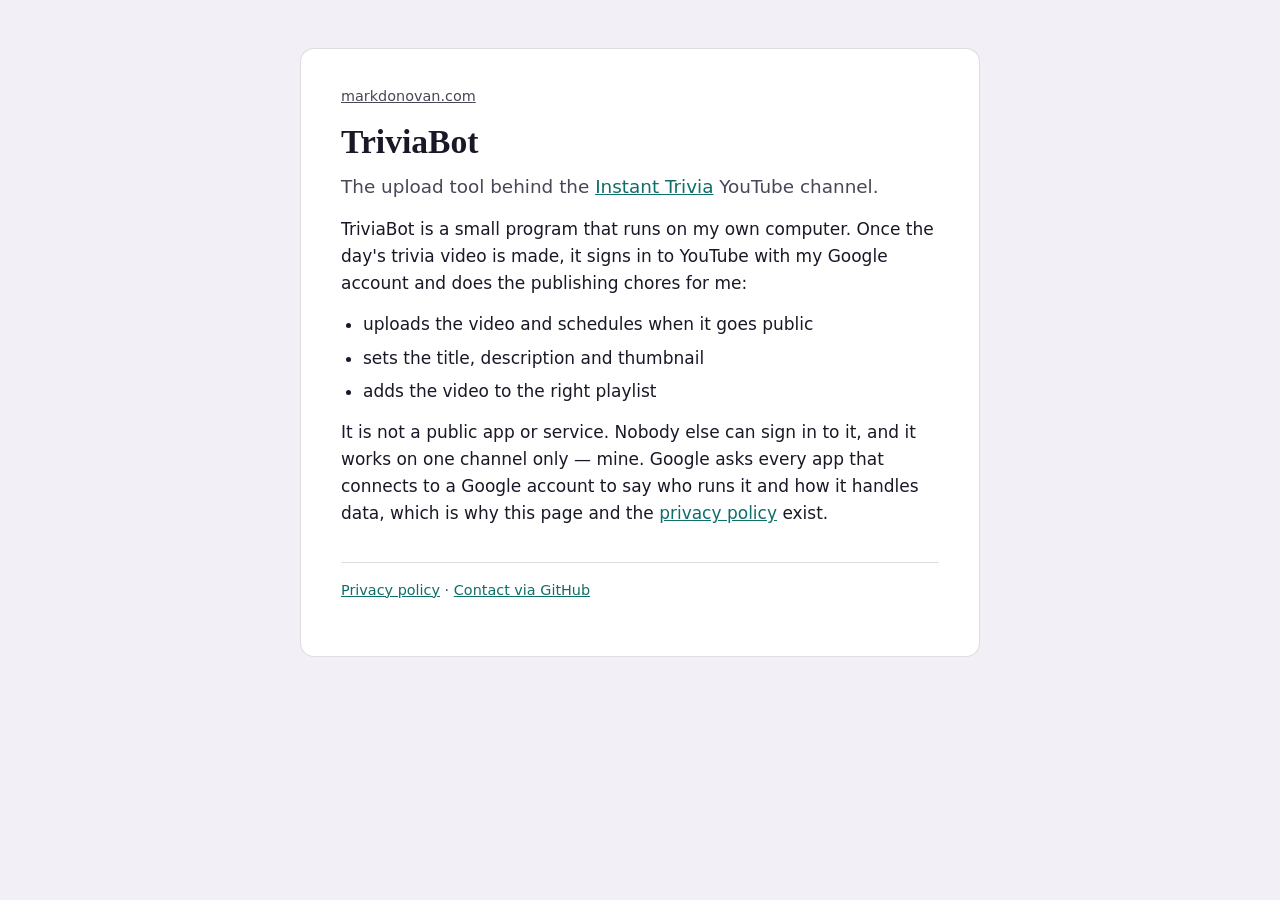
<file: triviabot/index.html>
<!doctype html>
<html lang="en">
<meta charset="utf-8">
<meta name="viewport" content="width=device-width, initial-scale=1">
<title>TriviaBot</title>
<meta name="description" content="TriviaBot is the private upload tool behind the Instant Trivia YouTube channel.">
<link rel="stylesheet" href="style.css">
<main>
  <p class="crumb"><a href="/">markdonovan.com</a></p>
  <h1>TriviaBot</h1>
  <p class="lead">The upload tool behind the
    <a href="https://www.youtube.com/@playinstanttriva">Instant Trivia</a> YouTube channel.</p>

  <p>TriviaBot is a small program that runs on my own computer. Once the day's trivia video is
    made, it signs in to YouTube with my Google account and does the publishing chores for me:</p>
  <ul>
    <li>uploads the video and schedules when it goes public</li>
    <li>sets the title, description and thumbnail</li>
    <li>adds the video to the right playlist</li>
  </ul>

  <p>It is not a public app or service. Nobody else can sign in to it, and it works on one
    channel only &mdash; mine. Google asks every app that connects to a Google account to say
    who runs it and how it handles data, which is why this page and the
    <a href="privacy.html">privacy policy</a> exist.</p>

  <p class="foot"><a href="privacy.html">Privacy policy</a> &middot;
    <a href="https://github.com/donovanme">Contact via GitHub</a></p>
</main>
</html>
</file>
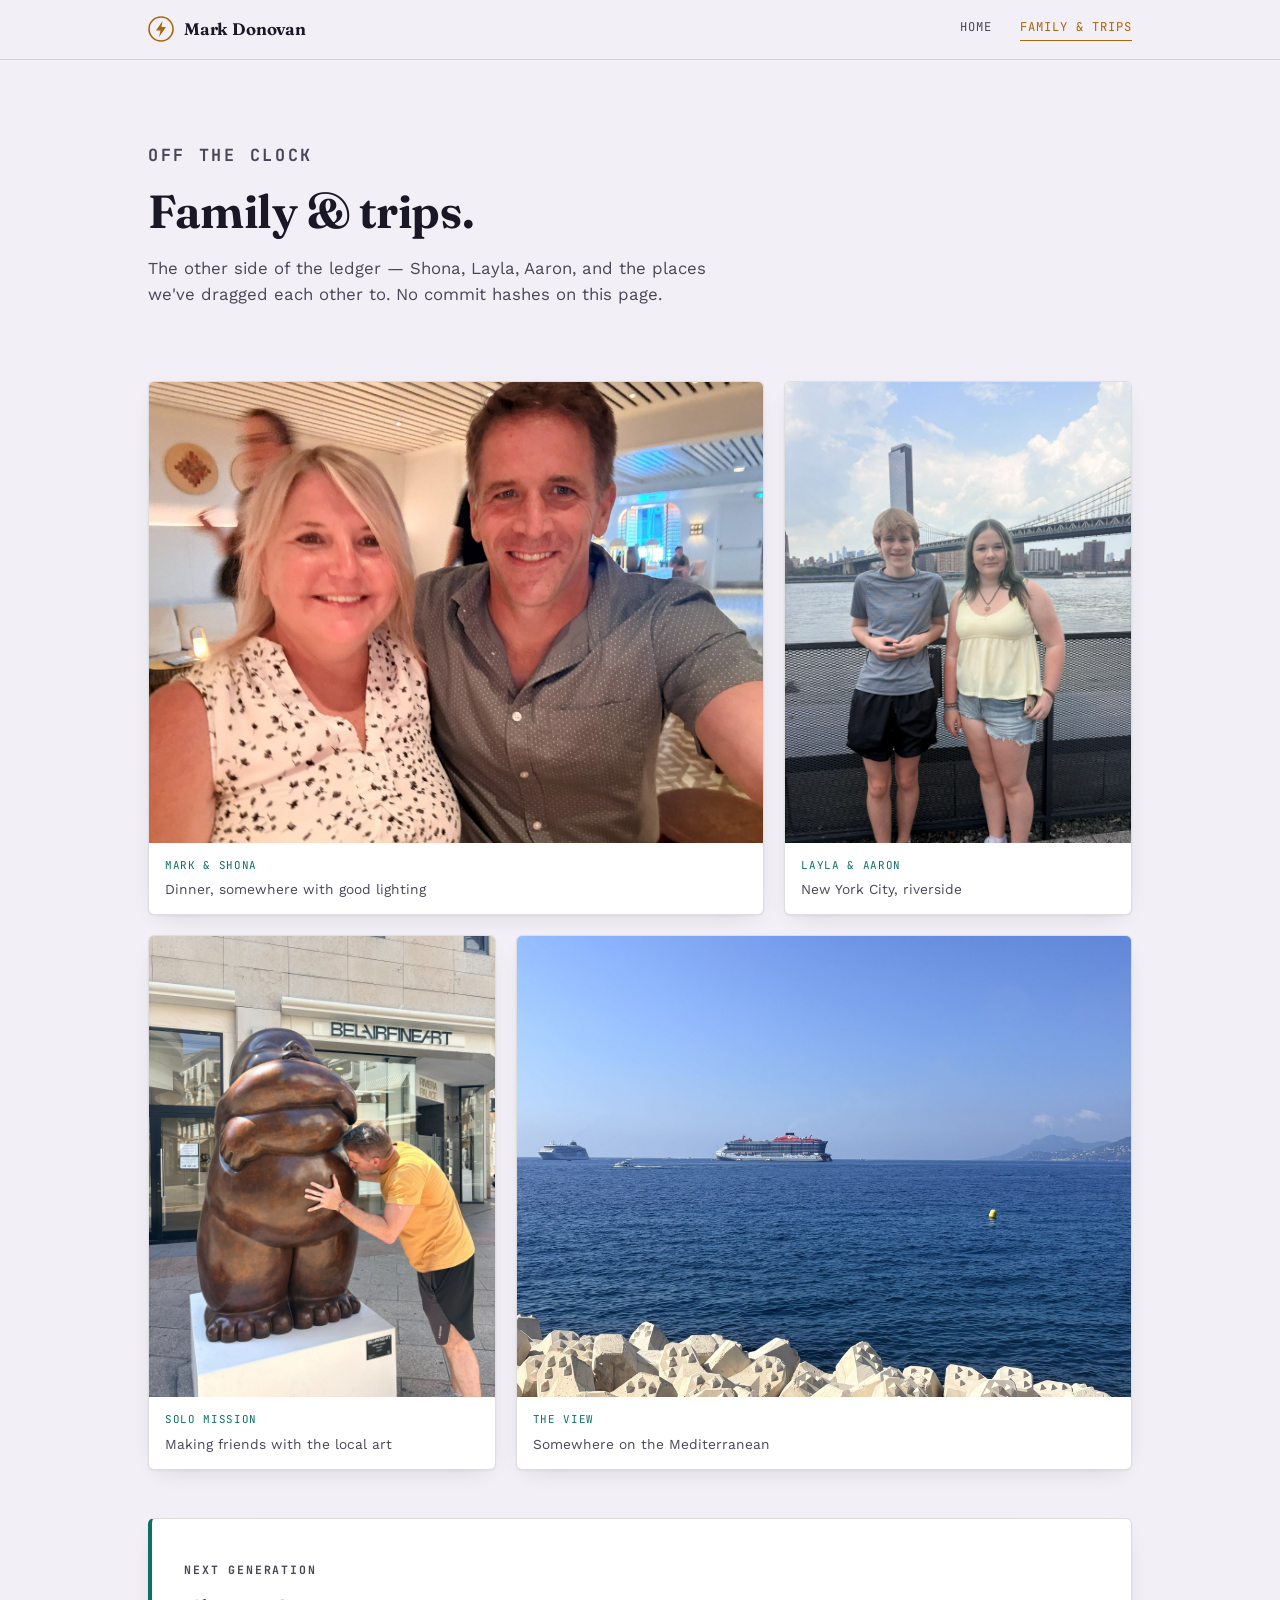
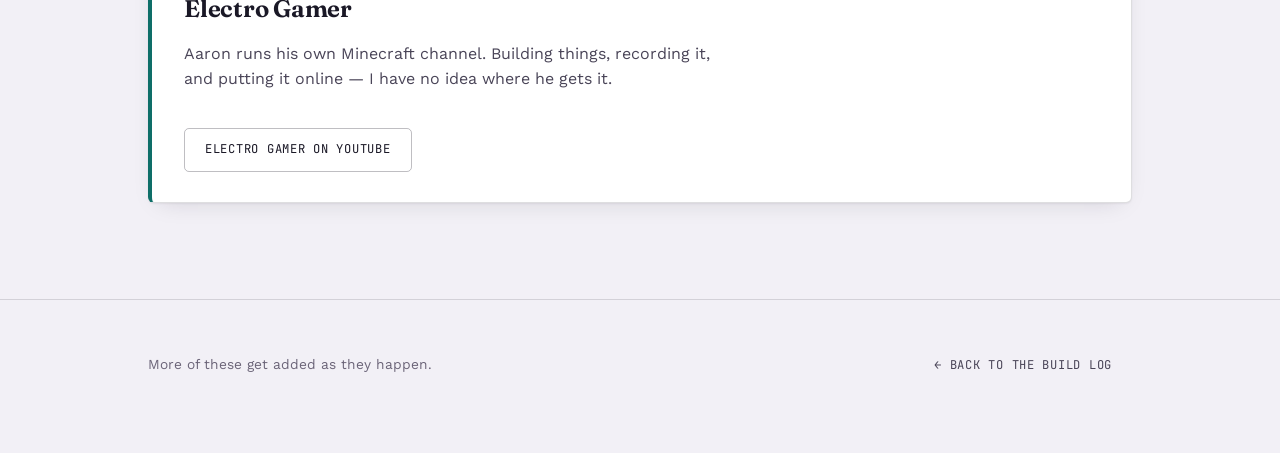
<file: family.html>
<!doctype html>
<meta charset="utf-8">
<meta name="viewport" content="width=device-width, initial-scale=1">
<title>Family &amp; Trips — Mark Donovan</title>
<link rel="preconnect" href="https://fonts.googleapis.com">
<link rel="preconnect" href="https://fonts.gstatic.com" crossorigin>
<link href="https://fonts.googleapis.com/css2?family=Fraunces:opsz,wght@9..144,340;9..144,440;9..144,560;9..144,650;9..144,860&family=Work+Sans:wght@400;500;600&family=JetBrains+Mono:wght@400;500;700&display=swap" rel="stylesheet">
<style>
  :root{
    --ink:#1A1826; --ink-soft:#4A4558; --paper:#F2F0F6; --surface:#FFFFFF; --surface-2:#E9E6F0;
    --amber:#A8660A; --teal:#0E6E68; --slate:#6B6478;
    --border: rgba(26,24,38,0.14); --border-strong: rgba(26,24,38,0.28);
    --shadow: 0 1px 2px rgba(26,24,38,0.06), 0 8px 24px -12px rgba(26,24,38,0.18);
  }
  @media (prefers-color-scheme: dark){
    :root:not([data-theme="light"]){
      --ink:#EDEAE3; --ink-soft:#B9B3C7; --paper:#151320; --surface:#1E1B2B; --surface-2:#262238;
      --amber:#F2A83D; --teal:#4FD1C5; --slate:#9992A8;
      --border: rgba(237,234,227,0.12); --border-strong: rgba(237,234,227,0.24);
      --shadow: 0 1px 2px rgba(0,0,0,0.3), 0 12px 32px -14px rgba(0,0,0,0.6);
    }
  }
  :root[data-theme="dark"]{
    --ink:#EDEAE3; --ink-soft:#B9B3C7; --paper:#151320; --surface:#1E1B2B; --surface-2:#262238;
    --amber:#F2A83D; --teal:#4FD1C5; --slate:#9992A8;
    --border: rgba(237,234,227,0.12); --border-strong: rgba(237,234,227,0.24);
    --shadow: 0 1px 2px rgba(0,0,0,0.3), 0 12px 32px -14px rgba(0,0,0,0.6);
  }
  *{box-sizing:border-box;}
  body{margin:0; background:var(--paper); color:var(--ink); font-family:'Work Sans',-apple-system,sans-serif; font-size:16px; line-height:1.6; -webkit-font-smoothing:antialiased;}
  h1,h2{font-family:'Fraunces', Georgia, serif; font-weight:650; letter-spacing:-0.01em; text-wrap:balance; margin:0;}
  a{color:inherit;}
  a:focus-visible{outline:2px solid var(--amber); outline-offset:3px;}
  .eyebrow{font-family:'JetBrains Mono', monospace; font-size:0.72rem; letter-spacing:0.16em; text-transform:uppercase; color:var(--amber); font-weight:700;}
  .wrap{max-width:1040px; margin:0 auto; padding:0 28px;}
  @media (max-width:640px){ .wrap{padding:0 20px;} }

  header.site-nav{position:sticky; top:0; z-index:20; background:color-mix(in srgb, var(--paper) 88%, transparent); backdrop-filter:blur(10px); border-bottom:1px solid var(--border);}
  .nav-row{display:flex; align-items:center; justify-content:space-between; padding:16px 28px; max-width:1040px; margin:0 auto;}
  .brand{display:flex; align-items:center; gap:10px; text-decoration:none;}
  .brand-name{font-family:'Fraunces', serif; font-weight:650; font-size:1.05rem; letter-spacing:-0.01em;}
  nav.links{display:flex; gap:28px;}
  nav.links a{font-family:'JetBrains Mono', monospace; font-size:0.76rem; letter-spacing:0.08em; text-transform:uppercase; text-decoration:none; color:var(--ink-soft); border-bottom:1px solid transparent; padding-bottom:3px;}
  nav.links a:hover{color:var(--amber); border-color:var(--amber);}
  nav.links a.current{color:var(--amber); border-color:var(--amber);}
  @media (max-width:640px){ nav.links{gap:16px;} }

  .page-head{padding-top:64px; padding-bottom:8px;}   /* top/bottom only: the side padding comes from .wrap */
  .page-head h1{font-size:clamp(2rem, 4.2vw, 2.9rem); line-height:1.1;}
  .page-head p{color:var(--ink-soft); max-width:56ch; margin-top:18px; font-size:1.05rem;}

  .gallery{padding-top:48px; padding-bottom:96px;}
  /* Every photo is shown whole, in its own shape - nothing is cropped. Each row pairs a
     landscape (4:3) photo with a portrait (3:4) one; widths in the ratio 16:9 make the two
     exactly the same height. New photo: class "land" or "port" to match its shape, and its
     real width/height on the <img>. */
  .row{display:flex; gap:20px; margin-bottom:20px;}
  figure{margin:0; min-width:0; display:flex; flex-direction:column; background:var(--surface); border:1px solid var(--border); border-radius:6px; overflow:hidden; box-shadow:var(--shadow);}
  figure.land{flex:16 1 0;}
  figure.port{flex:9 1 0;}
  figure img{width:100%; height:auto; display:block;}
  @media (max-width:640px){
    .row{flex-direction:column;}
    figure.land, figure.port{flex:none;}
  }
  figcaption{flex:1; padding:14px 16px; font-size:0.86rem; color:var(--ink-soft);}
  figcaption .who{font-family:'JetBrains Mono', monospace; font-size:0.68rem; letter-spacing:0.06em; text-transform:uppercase; color:var(--teal); display:block; margin-bottom:4px;}

  .side-project{
    margin-top:48px; background:var(--surface); border:1px solid var(--border);
    border-left:4px solid var(--teal); border-radius:6px; padding:30px 32px; box-shadow:var(--shadow);
  }
  .side-project h2{font-size:1.5rem; margin-top:8px;}
  .side-project p{color:var(--ink-soft); margin-top:12px; max-width:54ch;}
  .btn{
    display:inline-flex; align-items:center; gap:8px; padding:11px 20px; border-radius:5px;
    text-decoration:none; font-family:'JetBrains Mono', monospace; font-size:0.76rem;
    letter-spacing:0.06em; text-transform:uppercase; border:1px solid var(--border-strong);
    margin-top:20px; transition:transform .15s ease, border-color .15s ease;
  }
  .btn:hover{transform:translateY(-1px); border-color:var(--amber); color:var(--amber);}

  footer{padding:40px 0 64px; border-top:1px solid var(--border);}
  .footer-row{display:flex; justify-content:space-between; align-items:center; flex-wrap:wrap; gap:16px;}
  .footer-links a{font-family:'JetBrains Mono', monospace; font-size:0.76rem; letter-spacing:0.06em; text-transform:uppercase; text-decoration:none; color:var(--ink-soft); margin-right:20px;}
  .footer-links a:hover{color:var(--amber);}
  footer .sign{font-size:0.86rem; color:var(--slate);}
</style>

<header class="site-nav">
  <div class="nav-row">
    <a class="brand" href="index.html">
      <svg width="26" height="26" viewBox="0 0 26 26" fill="none">
        <circle cx="13" cy="13" r="12" stroke="var(--amber)" stroke-width="1.6"/>
        <path d="M14.5 5 L8 14.5 H12.5 L11 21 L18 11 H13.5 Z" fill="var(--amber)"/>
      </svg>
      <span class="brand-name">Mark Donovan</span>
    </a>
    <nav class="links">
      <a href="index.html">Home</a>
      <a href="family.html" class="current">Family &amp; Trips</a>
    </nav>
  </div>
</header>

<main>
  <div class="wrap page-head">
    <p class="eyebrow">Off the clock</p>
    <h1>Family &amp; trips.</h1>
    <p>The other side of the ledger — Shona, Layla, Aaron, and the places we've dragged each other to. No commit hashes on this page.</p>
  </div>

  <div class="wrap gallery">
    <div class="row">
      <figure class="land">
        <img src="images/mark-shona.jpg" width="2000" height="1500" alt="Shona and Mark smiling together at a restaurant">
        <figcaption><span class="who">Mark &amp; Shona</span>Dinner, somewhere with good lighting</figcaption>
      </figure>
      <figure class="port">
        <img src="images/aaron-layla-nyc.jpg" width="1500" height="2000" alt="Layla and Aaron standing by the East River in New York City, with the Manhattan and Williamsburg bridges behind them">
        <figcaption><span class="who">Layla &amp; Aaron</span>New York City, riverside</figcaption>
      </figure>
    </div>
    <div class="row">
      <figure class="port">
        <img src="images/italy-statue.jpg" width="1500" height="2000" alt="Mark kissing the belly of a large bronze sculpture outside an art gallery on a European street">
        <figcaption><span class="who">Solo mission</span>Making friends with the local art</figcaption>
      </figure>
      <figure class="land">
        <img src="images/cruise-ship.jpg" width="2000" height="1500" alt="A cruise ship anchored offshore near a Mediterranean coastline">
        <figcaption><span class="who">The view</span>Somewhere on the Mediterranean</figcaption>
      </figure>
    </div>

    <div class="side-project">
      <p class="eyebrow">Next generation</p>
      <h2>Electro Gamer</h2>
      <p>Aaron runs his own Minecraft channel. Building things, recording it, and putting it online — I have no idea where he gets it.</p>
      <a class="btn" href="https://www.youtube.com/channel/UC5mM3A04aVG5ZpPk_eUbyzA" target="_blank" rel="noopener">Electro Gamer on YouTube</a>
    </div>
  </div>

  <footer>
    <div class="wrap footer-row">
      <p class="sign">More of these get added as they happen.</p>
      <div class="footer-links">
        <a href="index.html">← Back to the build log</a>
      </div>
    </div>
  </footer>
</main>
</file>
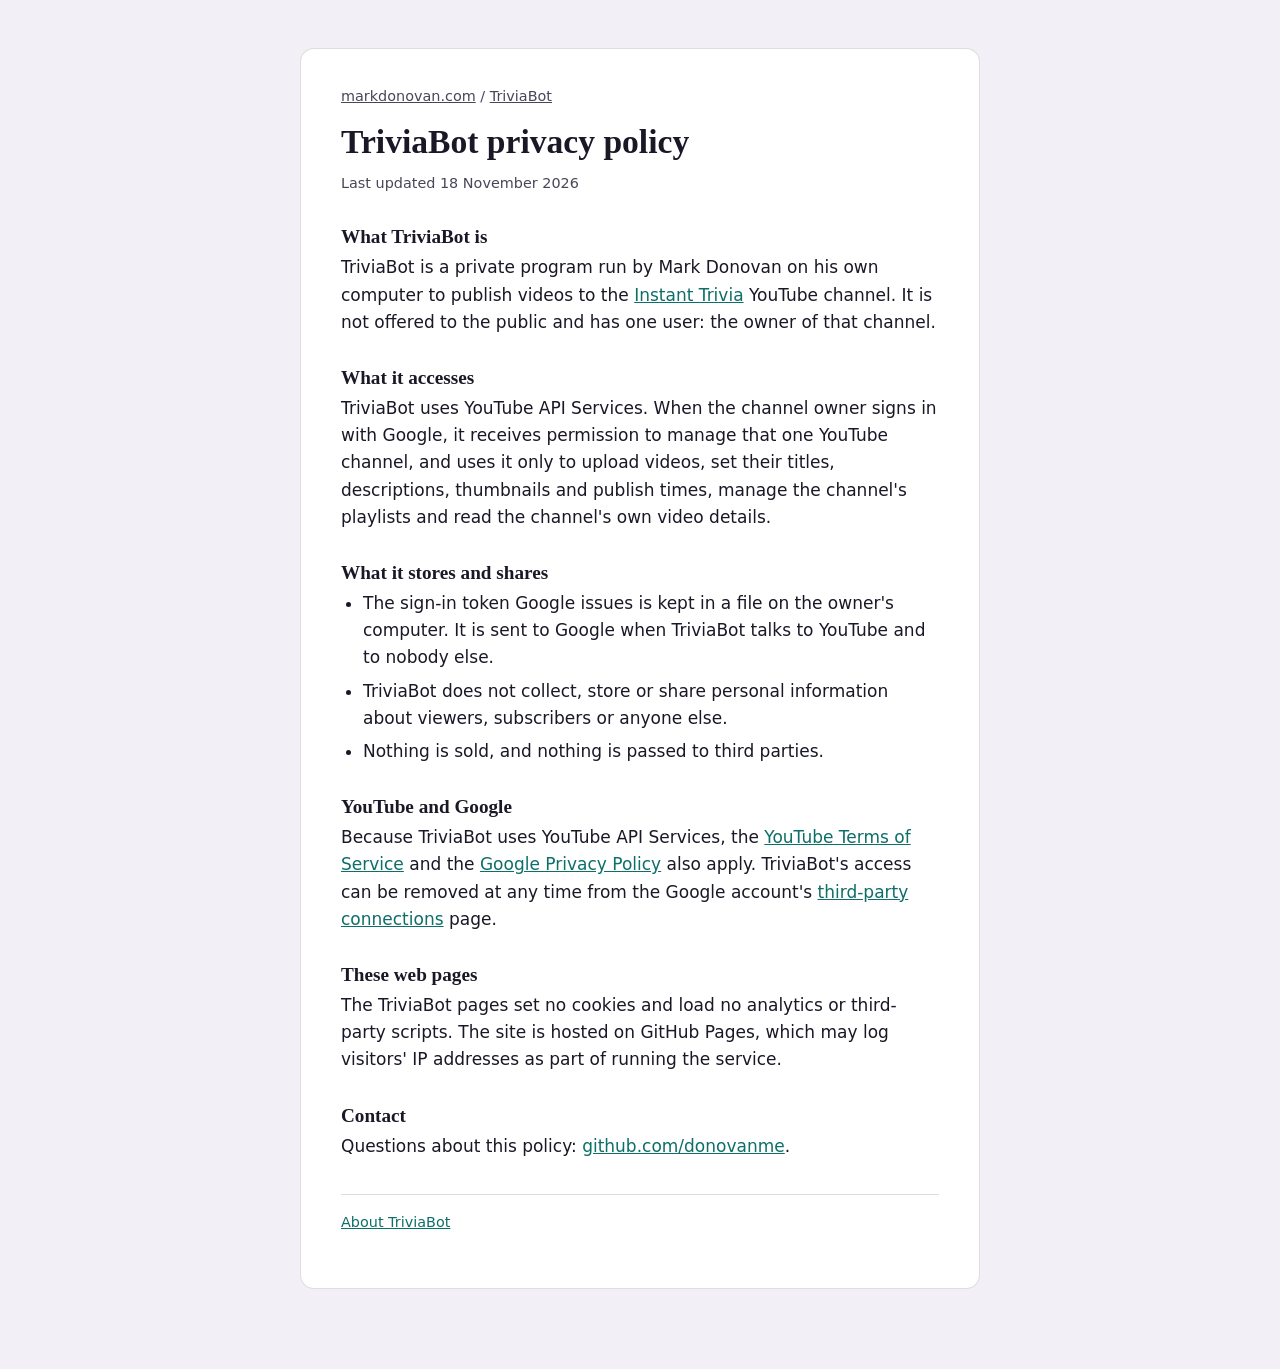
<file: triviabot/privacy.html>
<!doctype html>
<html lang="en">
<meta charset="utf-8">
<meta name="viewport" content="width=device-width, initial-scale=1">
<title>TriviaBot privacy policy</title>
<meta name="description" content="How TriviaBot, the upload tool of the Instant Trivia YouTube channel, handles data.">
<link rel="stylesheet" href="style.css">
<main>
  <p class="crumb"><a href="/">markdonovan.com</a> / <a href="./">TriviaBot</a></p>
  <h1>TriviaBot privacy policy</h1>
  <p class="date">Last updated 18 November 2026</p>

  <h2>What TriviaBot is</h2>
  <p>TriviaBot is a private program run by Mark Donovan on his own computer to publish videos
    to the <a href="https://www.youtube.com/@playinstanttriva">Instant Trivia</a> YouTube
    channel. It is not offered to the public and has one user: the owner of that channel.</p>

  <h2>What it accesses</h2>
  <p>TriviaBot uses YouTube API Services. When the channel owner signs in with Google, it
    receives permission to manage that one YouTube channel, and uses it only to upload videos,
    set their titles, descriptions, thumbnails and publish times, manage the channel's playlists
    and read the channel's own video details.</p>

  <h2>What it stores and shares</h2>
  <ul>
    <li>The sign-in token Google issues is kept in a file on the owner's computer. It is sent
      to Google when TriviaBot talks to YouTube and to nobody else.</li>
    <li>TriviaBot does not collect, store or share personal information about viewers,
      subscribers or anyone else.</li>
    <li>Nothing is sold, and nothing is passed to third parties.</li>
  </ul>

  <h2>YouTube and Google</h2>
  <p>Because TriviaBot uses YouTube API Services, the
    <a href="https://www.youtube.com/t/terms">YouTube Terms of Service</a> and the
    <a href="https://policies.google.com/privacy">Google Privacy Policy</a> also apply.
    TriviaBot's access can be removed at any time from the Google account's
    <a href="https://myaccount.google.com/connections">third-party connections</a> page.</p>

  <h2>These web pages</h2>
  <p>The TriviaBot pages set no cookies and load no analytics or third-party scripts. The site
    is hosted on GitHub Pages, which may log visitors' IP addresses as part of running the
    service.</p>

  <h2>Contact</h2>
  <p>Questions about this policy: <a href="https://github.com/donovanme">github.com/donovanme</a>.</p>

  <p class="foot"><a href="./">About TriviaBot</a></p>
</main>
</html>
</file>
<file: triviabot/style.css>
/* TriviaBot pages: the site's colours, system fonts only (no third-party requests) */
:root {
  --ink: #1A1826;
  --ink-soft: #4A4558;
  --paper: #F2F0F6;
  --surface: #FFFFFF;
  --amber: #A8660A;
  --teal: #0E6E68;
  --border: rgba(26, 24, 38, 0.14);
}
* { box-sizing: border-box; }
body {
  margin: 0;
  padding: 48px 16px 80px;
  background: var(--paper);
  color: var(--ink);
  font: 17px/1.6 system-ui, -apple-system, "Segoe UI", Roboto, sans-serif;
}
main {
  max-width: 680px;
  margin: 0 auto;
  padding: 36px 40px 40px;
  background: var(--surface);
  border: 1px solid var(--border);
  border-radius: 14px;
}
h1, h2 { font-family: Georgia, "Times New Roman", serif; font-weight: 600; line-height: 1.2; }
h1 { font-size: 2.1rem; margin: 6px 0 10px; }
h2 { font-size: 1.2rem; margin: 30px 0 6px; }
p, ul { margin: 0 0 14px; }
ul { padding-left: 22px; }
li { margin-bottom: 6px; }
a { color: var(--teal); }
.crumb, .date, .foot { color: var(--ink-soft); font-size: 0.9rem; }
.crumb a { color: var(--ink-soft); }
.lead { font-size: 1.15rem; color: var(--ink-soft); }
.foot { margin-top: 34px; padding-top: 16px; border-top: 1px solid var(--border); }
@media (max-width: 520px) {
  body { padding: 16px 16px 48px; }
  main { padding: 24px 20px; }
}
</file>
